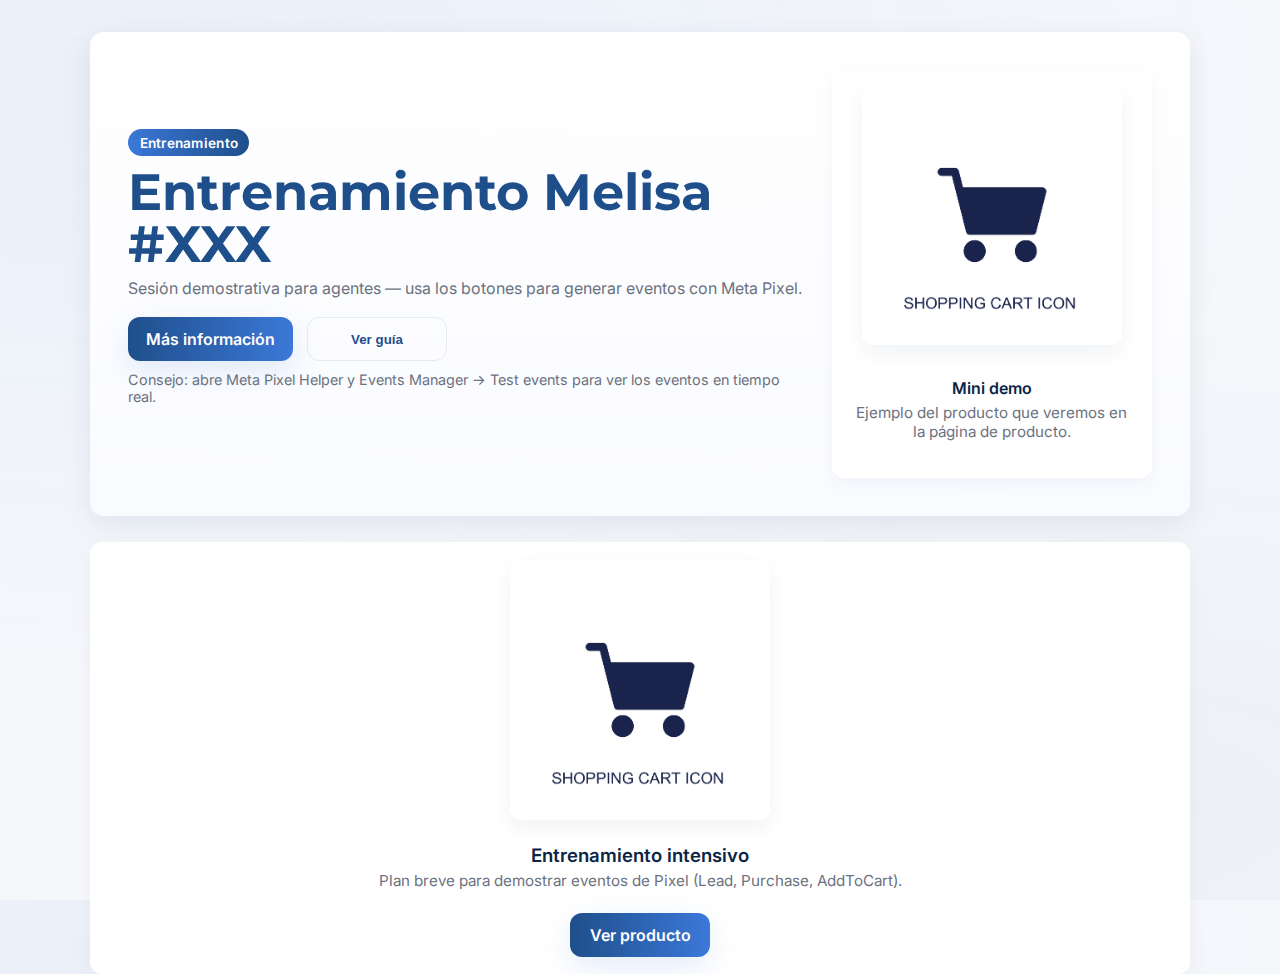
<file: index.html>
<!doctype html>
<html lang="es">

  <head>
  <meta charset="utf-8" />
  <meta name="viewport" content="width=device-width,initial-scale=1" />
  <title>Entrenamiento Melisa #XXX — Inicio</title>

  <!-- Google Fonts / CSS -->
  <link rel="stylesheet" href="style.css">
  
<!-- Meta Pixel Code -->
<script>
!function(f,b,e,v,n,t,s)
{if(f.fbq)return;n=f.fbq=function(){n.callMethod?
n.callMethod.apply(n,arguments):n.queue.push(arguments)};
if(!f._fbq)f._fbq=n;n.push=n;n.loaded=!0;n.version='2.0';
n.queue=[];t=b.createElement(e);t.async=!0;
t.src=v;s=b.getElementsByTagName(e)[0];
s.parentNode.insertBefore(t,s)}(window, document,'script',
'https://connect.facebook.net/en_US/fbevents.js');
fbq('init', '3213433525488406');
fbq('track', 'PageView');
</script>
<noscript><img height="1" width="1" style="display:none"
src="https://www.facebook.com/tr?id=3213433525488406&ev=PageView&noscript=1"
/></noscript>
<!-- End Meta Pixel Code -->
    
</head>
<body>
  <main class="site" role="main">

    <section class="hero" aria-labelledby="hero-title">
      <div class="hero-left">
        <span class="kicker">Entrenamiento</span>
        <h1 id="hero-title">Entrenamiento Melisa #XXX</h1>
        <p class="lead">Sesión demostrativa para agentes — usa los botones para generar eventos con Meta Pixel.</p>

        <div class="hero-actions" role="region" aria-label="Acciones de demo">
          <a class="btn btn-primary" href="producto.html" role="button">Más información</a>
          <button class="btn btn-outline" onclick="alert('Ejemplo: abre producto.html para más acciones')">Ver guía</button>
        </div>

        <p class="small">Consejo: abre Meta Pixel Helper y Events Manager → Test events para ver los eventos en tiempo real.</p>
      </div>

      <div class="hero-right" aria-hidden="true" style="flex:0 0 320px;">
        <div class="card" style="padding:0.9rem;">
          <img class="product-img" src="producto.jpg" alt="Imagen del producto (ejemplo)">
          <div style="padding:0.6rem;">
            <div class="product-title">Mini demo</div>
            <div class="product-desc">Ejemplo del producto que veremos en la página de producto.</div>
          </div>
        </div>
      </div>
    </section>

    <!-- Sección de tarjetas (opcional, podemos dejar 1 tarjeta con llamada) -->
    <section class="grid" aria-label="Tarjetas">
      <article class="card">
        <img src="producto.jpg" alt="Producto - Entrenamiento" class="product-img">
        <h3 class="product-title">Entrenamiento intensivo</h3>
        <p class="product-desc">Plan breve para demostrar eventos de Pixel (Lead, Purchase, AddToCart).</p>
        <div style="display:flex;gap:0.6rem;margin-top:0.6rem;">
          <a class="btn btn-primary" href="producto.html">Ver producto</a>
        </div>
      </article>
    </section>

  </main>
</body>
</html>
</file>
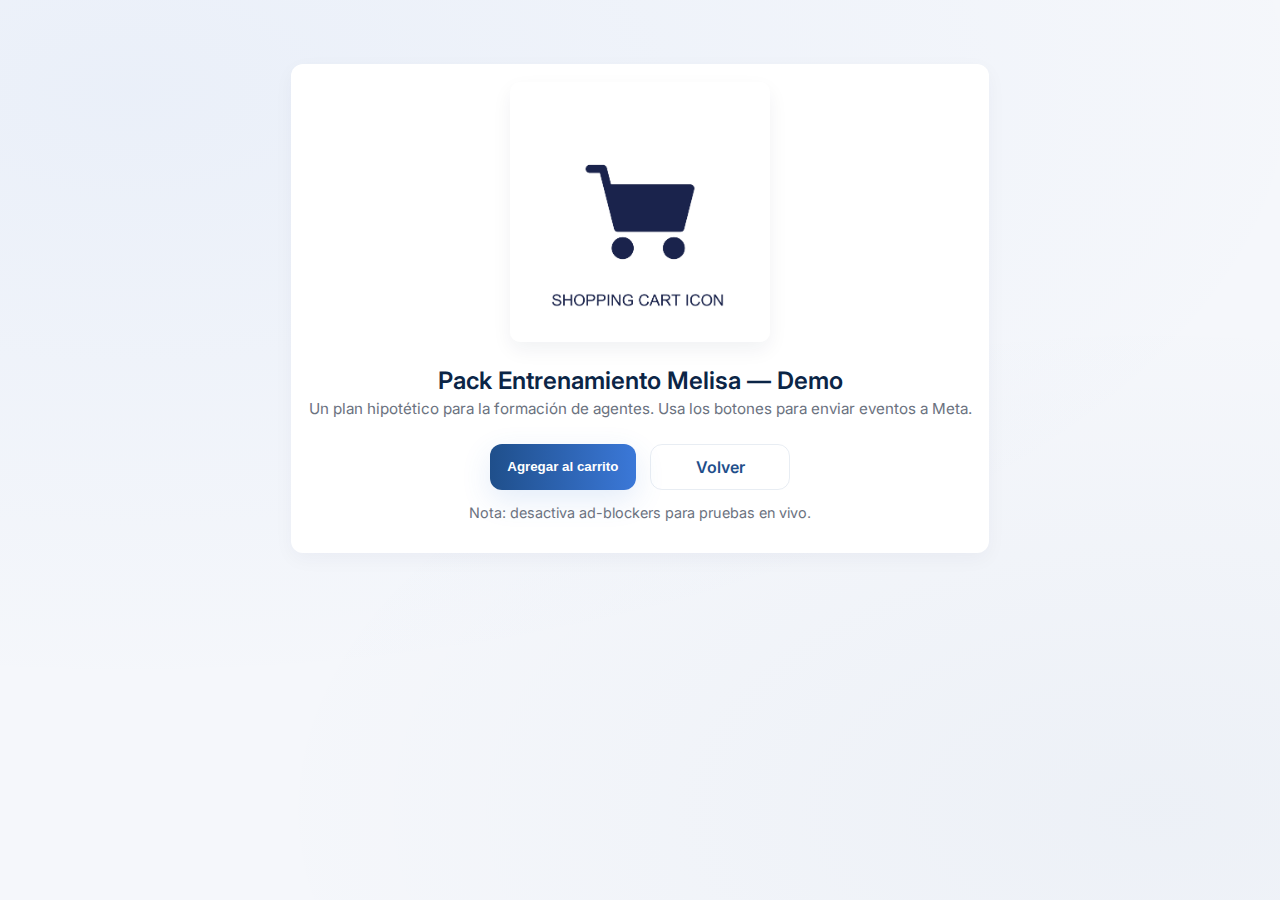
<file: producto.html>
<!doctype html>
<html lang="es">
<head>
  <meta charset="utf-8" />
  <meta name="viewport" content="width=device-width,initial-scale=1" />
  <title>Entrenamiento Melisa #XXX — Producto</title>

  <link rel="stylesheet" href="style.css">

  <!-- Meta Pixel Base (ID: 1332485261412186) -->
  <script>
    !function(f,b,e,v,n,t,s)
    {if(f.fbq)return;n=f.fbq=function(){n.callMethod?
    n.callMethod.apply(n,arguments):n.queue.push(arguments)};
    if(!f._fbq)f._fbq=n;n.push=n;n.loaded=!0;n.version='2.0';
    n.queue=[];t=b.createElement(e);t.async=!0;
    t.src=v;s=b.getElementsByTagName(e)[0];
    s.parentNode.insertBefore(t,s)}(window, document,'script',
    'https://connect.facebook.net/en_US/fbevents.js');
    fbq('init', '1332485261412186');
    fbq('track', 'PageView');
    fbq('track', 'ViewContent'); /* evento de visualización de producto */
  </script>
  <noscript><img height="1" width="1" style="display:none"
    src="https://www.facebook.com/tr?id=1332485261412186&ev=PageView&noscript=1" /></noscript>
</head>
<body>
  <main class="site" role="main" style="padding-top:2rem; padding-bottom:2rem;">
    <section style="max-width:900px;margin:0 auto;">
      <div class="card" style="display:flex;flex-direction:column;align-items:center;">
        <img class="product-img" src="producto.jpg" alt="Producto Entrenamiento Melisa">
        <h2 class="product-title">Pack Entrenamiento Melisa — Demo</h2>
        <p class="product-desc">Un plan hipotético para la formación de agentes. Usa los botones para enviar eventos a Meta.</p>

        <div style="display:flex;gap:0.9rem;margin-top:0.8rem;flex-wrap:wrap;">
          <button id="addCart" class="btn btn-primary" type="button">Agregar al carrito</button>
          <a href="index.html" class="btn btn-outline" role="button">Volver</a>
        </div>

        <p class="small" style="margin-top:0.9rem;">Nota: desactiva ad-blockers para pruebas en vivo.</p>
      </div>
    </section>
  </main>

  <script>
    // Evento AddToCart - envía datos con parámetros (visibles en Test Events)
    document.getElementById('addCart').addEventListener('click', function(){
      fbq('track','AddToCart',{
        value: 79.90,
        currency: 'BRL',
        content_name: 'Pack Entrenamiento Melisa - Demo',
        content_ids: ['SKU-ENTRE1']
      });
      alert('Evento AddToCart enviado (ver en Pixel Helper / Events Manager).');
    });
  </script>
</body>
</html>
</file>
<file: style.css>
/* style.css - Paleta elegante, Google Fonts, layout con tarjetas, responsive */
@import url('https://fonts.googleapis.com/css2?family=Montserrat:wght@400;600;700&family=Inter:wght@300;400;600&display=swap');

:root{
  --bg: #f5f7fb;
  --accent-1: #1f4f8b;   /* azul profundo para elementos principales */
  --accent-2: #3b78d8;   /* degradado secundario */
  --card-bg: #ffffff;
  --muted: #6b7280;
  --white: #ffffff;
  --shadow: 0 8px 28px rgba(18, 35, 70, 0.08);
  --radius: 14px;
}

*{box-sizing:border-box}
html,body{height:100%}
body{
  margin:0;
  font-family: 'Inter', system-ui, -apple-system, "Segoe UI", Roboto, "Helvetica Neue", Arial;
  background: radial-gradient(1200px 600px at 10% 10%, rgba(59,120,216,0.06), transparent),
              radial-gradient(900px 500px at 90% 90%, rgba(31,79,139,0.04), transparent),
              var(--bg);
  color: #0f1724;
  -webkit-font-smoothing:antialiased;
  -moz-osx-font-smoothing:grayscale;
  padding: 2rem;
}

/* Contenedor central */
.site{
  max-width: 1100px;
  margin: 0 auto;
  display: grid;
  grid-template-columns: 1fr;
  gap: 1.6rem;
  align-items: start;
  min-height: calc(100vh - 4rem);
}

/* Tarjeta principal */
.hero{
  background: linear-gradient(180deg, rgba(255,255,255,0.98), rgba(250,251,255,0.98));
  border-radius: var(--radius);
  padding: clamp(1.2rem, 3vw, 2.4rem);
  box-shadow: var(--shadow);
  display: flex;
  align-items: center;
  gap: 1.6rem;
  flex-wrap: wrap;
}

/* Texto hero */
.hero-left{
  flex: 1 1 420px;
  min-width: 240px;
}
.kicker{
  display:inline-block;
  background: linear-gradient(90deg,var(--accent-2),var(--accent-1));
  color:var(--white);
  padding: 0.35rem 0.7rem;
  border-radius: 999px;
  font-weight:600;
  font-size:0.85rem;
  letter-spacing:0.02em;
}
h1{
  margin: 0.6rem 0 0.5rem 0;
  font-family: 'Montserrat', sans-serif;
  font-size: clamp(1.8rem, 4.5vw, 3.2rem);
  line-height:1.02;
  color: var(--accent-1);
}
.lead{
  margin:0;
  color: var(--muted);
  font-size: 1rem;
}

/* Caja de acciones (botones) */
.hero-actions{
  display:flex;
  gap: 0.9rem;
  margin-top: 1.2rem;
  flex-wrap:wrap;
}
.btn{
  display:inline-flex;
  align-items:center;
  justify-content:center;
  gap:0.6rem;
  padding:0.75rem 1.1rem;
  border-radius: 12px;
  font-weight:600;
  cursor:pointer;
  text-decoration:none;
  border: none;
  transition: transform .12s ease, box-shadow .12s ease, opacity .12s;
  min-width:140px;
}
.btn-primary{
  background: linear-gradient(90deg,var(--accent-1), var(--accent-2));
  color: var(--white);
  box-shadow: 0 10px 30px rgba(59,120,216,0.14);
}
.btn-outline{
  background: transparent;
  color: var(--accent-1);
  border: 1px solid rgba(31,79,139,0.10);
}

/* Card product (sección inferior) */
.grid{
  display:grid;
  gap:1.1rem;
  grid-template-columns: repeat(auto-fit, minmax(260px, 1fr));
}
.card{
  background: var(--card-bg);
  border-radius: 12px;
  padding: 1.1rem;
  box-shadow: 0 6px 20px rgba(18,35,70,0.04);
  display:flex;
  flex-direction:column;
  align-items:center;
  text-align:center;
}
.product-img{
  width:100%;
  max-width:260px;
  height:auto;
  border-radius:10px;
  object-fit:cover;
  margin-bottom:0.9rem;
  box-shadow: 0 8px 20px rgba(18,35,70,0.06);
}
.product-title{
  margin: 0.6rem 0 0.3rem 0;
  font-weight:600;
  color: #0b2546;
}
.product-desc{ color:var(--muted); font-size:0.95rem; margin:0 0 0.8rem 0;}

/* Footer pequeño */
.small{
  color:var(--muted);
  font-size:0.9rem;
  margin-top:0.6rem;
}

/* Responsive tweaks */
@media (max-width:780px){
  .hero{ padding:1rem; }
  .hero-left{ width:100%; }
  .hero-actions{ justify-content:flex-start; }
}
</file>
